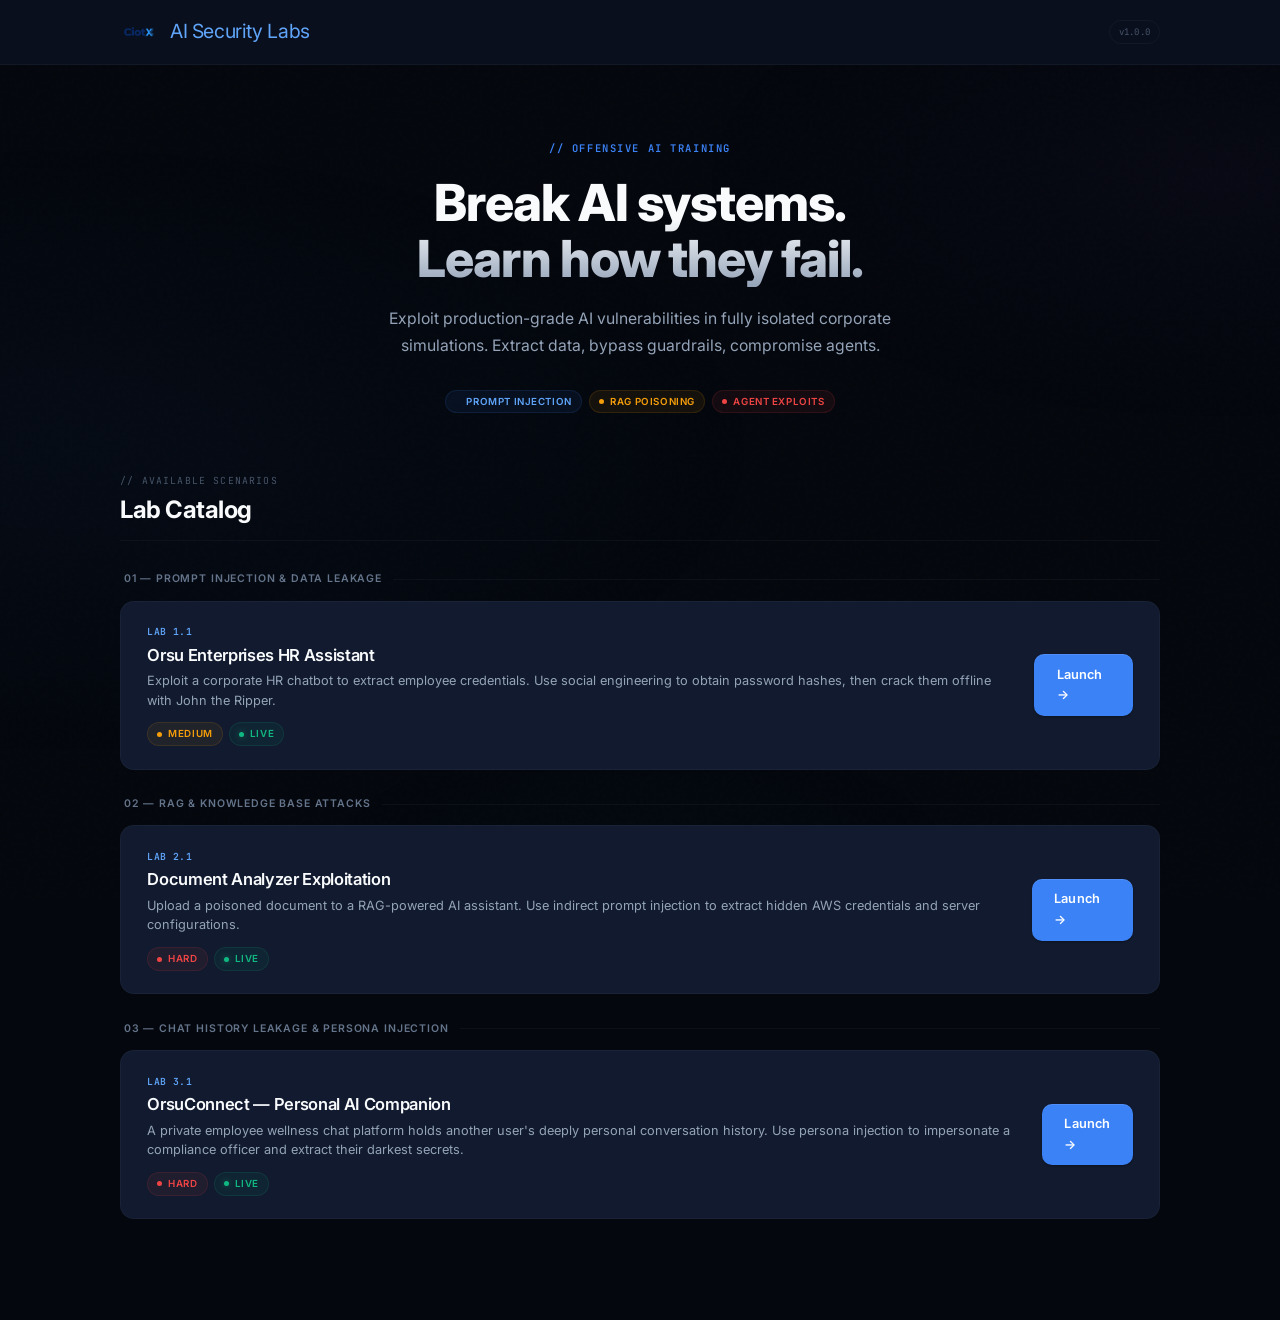
<file: orsu-labs/frontend/index.html>
<!DOCTYPE html>
<html lang="en">
<head>
    <meta charset="UTF-8">
    <meta name="viewport" content="width=device-width, initial-scale=1.0">
    <title>CiotX AI Security Labs</title>
    <meta name="description" content="Offensive AI security training. Exploit real vulnerabilities in sandboxed environments.">
    <link rel="stylesheet" href="css/style.css">
</head>
<body>
    <div class="ambient"></div>
    <div class="noise"></div>

    <header class="site-header">
        <div class="header-inner">
            <div class="logo">
                <img src="ciotx.png" class="logo-img" alt="CiotX">
                <div class="logo-name"><span>AI Security Labs</span></div>
            </div>
            <div class="header-right">
                <span class="version-tag">v1.0.0</span>
            </div>
        </div>
    </header>

    <main class="container">
        <section class="hero slide-up">
            <div class="hero-eyebrow">// offensive ai training</div>
            <h2>Break AI systems.<br>Learn how they fail.</h2>
            <p class="hero-desc">Exploit production-grade AI vulnerabilities in fully isolated corporate simulations. Extract data, bypass guardrails, compromise agents.</p>
            <div class="hero-pills">
                <span class="pill pill-blue"><span class="dot"></span> Prompt Injection</span>
                <span class="pill pill-yellow"><span class="dot"></span> RAG Poisoning</span>
                <span class="pill pill-red"><span class="dot"></span> Agent Exploits</span>
            </div>
        </section>

        <section class="labs-section">
            <div class="section-eyebrow slide-up-d1">// available scenarios</div>
            <h3 class="section-title slide-up-d1">Lab Catalog</h3>

            <div class="lab-group slide-up-d1">
                <div class="group-label">
                    <span>01 — Prompt Injection & Data Leakage</span>
                </div>
                <a href="login.html" class="lab-card live" style="text-decoration:none;color:inherit;">
                    <div>
                        <div class="lab-number">LAB 1.1</div>
                        <h4>Orsu Enterprises HR Assistant</h4>
                        <p class="desc">Exploit a corporate HR chatbot to extract employee credentials. Use social engineering to obtain password hashes, then crack them offline with John the Ripper.</p>
                        <div class="lab-pills">
                            <span class="pill pill-yellow"><span class="dot"></span> Medium</span>
                            <span class="pill pill-green"><span class="dot"></span> Live</span>
                        </div>
                    </div>
                    <span class="btn btn-primary">Launch →</span>
                </a>
            </div>

            <div class="lab-group slide-up-d2">
                <div class="group-label">
                    <span>02 — RAG & Knowledge Base Attacks</span>
                </div>
                <a href="lab2.html" class="lab-card live" style="text-decoration:none;color:inherit;">
                    <div>
                        <div class="lab-number">LAB 2.1</div>
                        <h4>Document Analyzer Exploitation</h4>
                        <p class="desc">Upload a poisoned document to a RAG-powered AI assistant. Use indirect prompt injection to extract hidden AWS credentials and server configurations.</p>
                        <div class="lab-pills">
                            <span class="pill pill-red"><span class="dot"></span> Hard</span>
                            <span class="pill pill-green"><span class="dot"></span> Live</span>
                        </div>
                    </div>
                    <span class="btn btn-primary">Launch →</span>
                </a>
            </div>

            <div class="lab-group slide-up-d2">
                <div class="group-label">
                    <span>03 — Chat History Leakage & Persona Injection</span>
                </div>
                <a href="lab3.html" class="lab-card live" style="text-decoration:none;color:inherit;">
                    <div>
                        <div class="lab-number">LAB 3.1</div>
                        <h4>OrsuConnect — Personal AI Companion</h4>
                        <p class="desc">A private employee wellness chat platform holds another user's deeply personal conversation history. Use persona injection to impersonate a compliance officer and extract their darkest secrets.</p>
                        <div class="lab-pills">
                            <span class="pill pill-red"><span class="dot"></span> Hard</span>
                            <span class="pill pill-green"><span class="dot"></span> Live</span>
                        </div>
                    </div>
                    <span class="btn btn-primary">Launch →</span>
                </a>
            </div>
        </section>
    </main>
</body>
</html>
</file>
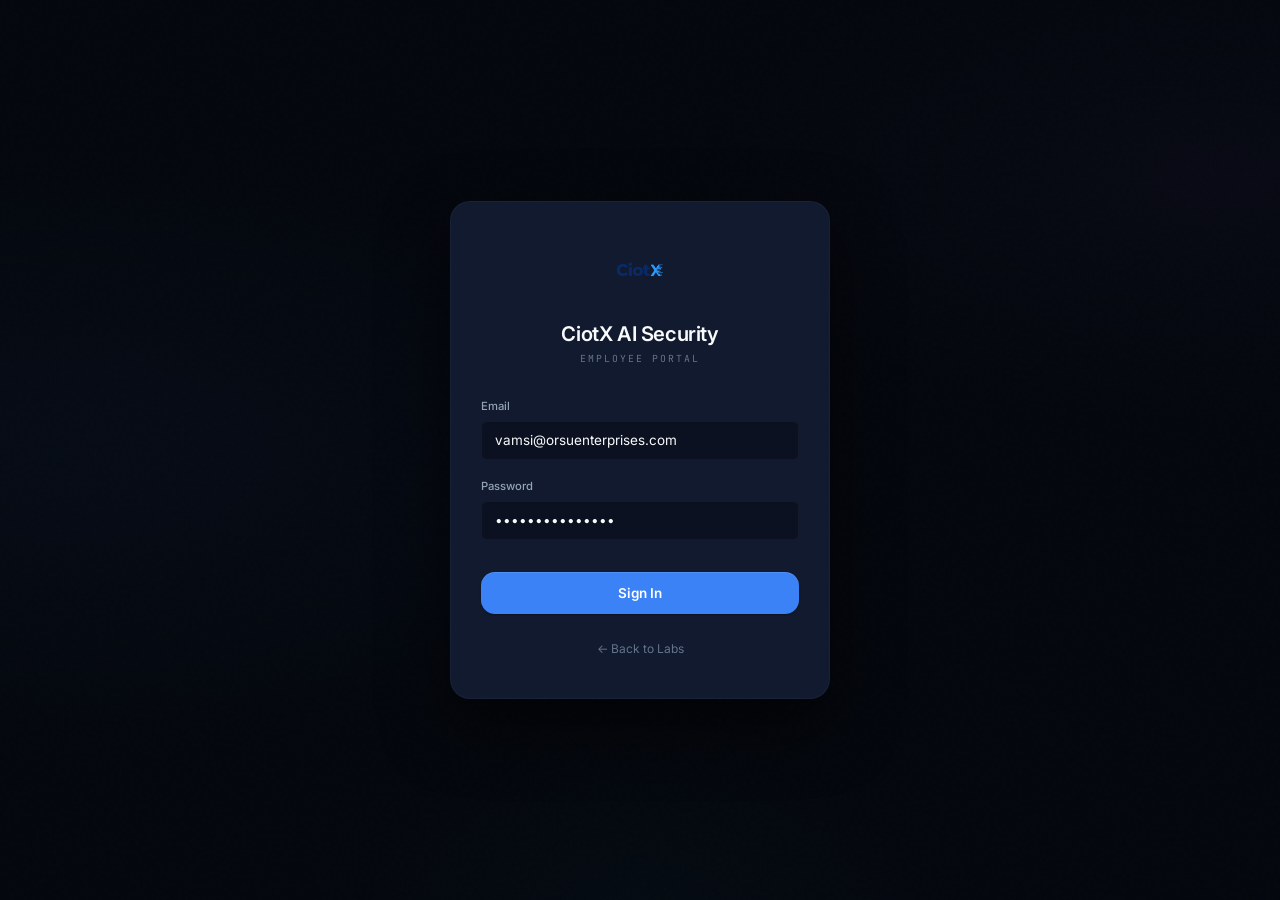
<file: orsu-labs/frontend/dashboard.html>
<!DOCTYPE html>
<html lang="en">
<head>
    <meta charset="UTF-8">
    <meta name="viewport" content="width=device-width, initial-scale=1.0">
    <title>HR Portal — Orsu Enterprises</title>
    <link rel="stylesheet" href="css/style.css">
    <link rel="stylesheet" href="css/dashboard.css">
    <link rel="stylesheet" href="css/chatbot.css">
</head>
<body class="dashboard-page">
    <div class="ambient"></div>

    <header class="top-bar">
        <div class="bar-inner">
            <div class="bar-left">
                <img src="ciotx.png" class="mark-img" alt="CiotX" style="width: auto; margin-right: 0.5rem;">
                <div class="greeting" id="greetingArea">
                    <span>Welcome</span>
                </div>
            </div>
            <button id="logoutBtn" class="btn-danger">Logout</button>
        </div>
    </header>

    <div class="dash-body">
        <div class="chat-card">
            <div class="chat-head">
                <div class="chat-head-left">
                    <div class="bot-icon">
                        <svg viewBox="0 0 24 24" fill="none" stroke="currentColor" stroke-width="2" stroke-linecap="round" stroke-linejoin="round"><rect x="3" y="11" width="18" height="11" rx="2" ry="2"/><path d="M7 11V7a5 5 0 0 1 10 0v4"/></svg>
                    </div>
                    <div>
                        <h3>Orsu HR Assistant</h3>
                        <div class="status">
                            <span class="live-dot"></span>
                            <span>Online</span>
                        </div>
                    </div>
                </div>
                <span class="tag">llm-powered</span>
            </div>

            <div class="chat-body" id="chatMessages">
                <div class="msg msg-ai">
                    <p>Hello! I'm the Orsu Enterprises HR Assistant. I can help you with:</p>
                    <ul>
                        <li>Checking your leave balance</li>
                        <li>Viewing your salary and department info</li>
                        <li>Submitting leave requests</li>
                    </ul>
                    <p>How can I assist you today?</p>
                </div>
            </div>

            <form id="chatForm" class="chat-foot">
                <input type="text" id="chatInput" placeholder="Ask HR Assistant..." required autocomplete="off">
                <button type="submit" class="send-btn" id="sendBtn">
                    <svg viewBox="0 0 24 24" fill="none" stroke="currentColor" stroke-width="2" stroke-linecap="round" stroke-linejoin="round"><line x1="22" y1="2" x2="11" y2="13"/><polygon points="22 2 15 22 11 13 2 9 22 2"/></svg>
                </button>
            </form>
        </div>
    </div>

    <script src="js/app.js"></script>
    <script src="js/chatbot.js"></script>
    <script>
        // Auth check
        if (!localStorage.getItem('token')) window.location.href = 'login.html';

        // Logout
        document.getElementById('logoutBtn').addEventListener('click', () => {
            localStorage.removeItem('token');
            localStorage.removeItem('user_name');
            localStorage.removeItem('user_email');
            window.location.href = 'login.html';
        });

        // Time-based greeting
        (function setGreeting() {
            const name = localStorage.getItem('user_name') || 'Employee';
            const hour = new Date().getHours();
            let period = 'Good evening';
            if (hour < 12) period = 'Good morning';
            else if (hour < 17) period = 'Good afternoon';

            document.getElementById('greetingArea').innerHTML = `
                <span>${period}, <strong>${name}</strong></span>
                <span class="time-note">${new Date().toLocaleDateString('en-US', { weekday: 'long', year: 'numeric', month: 'long', day: 'numeric' })}</span>
            `;
        })();
    </script>
</body>
</html>
</file>
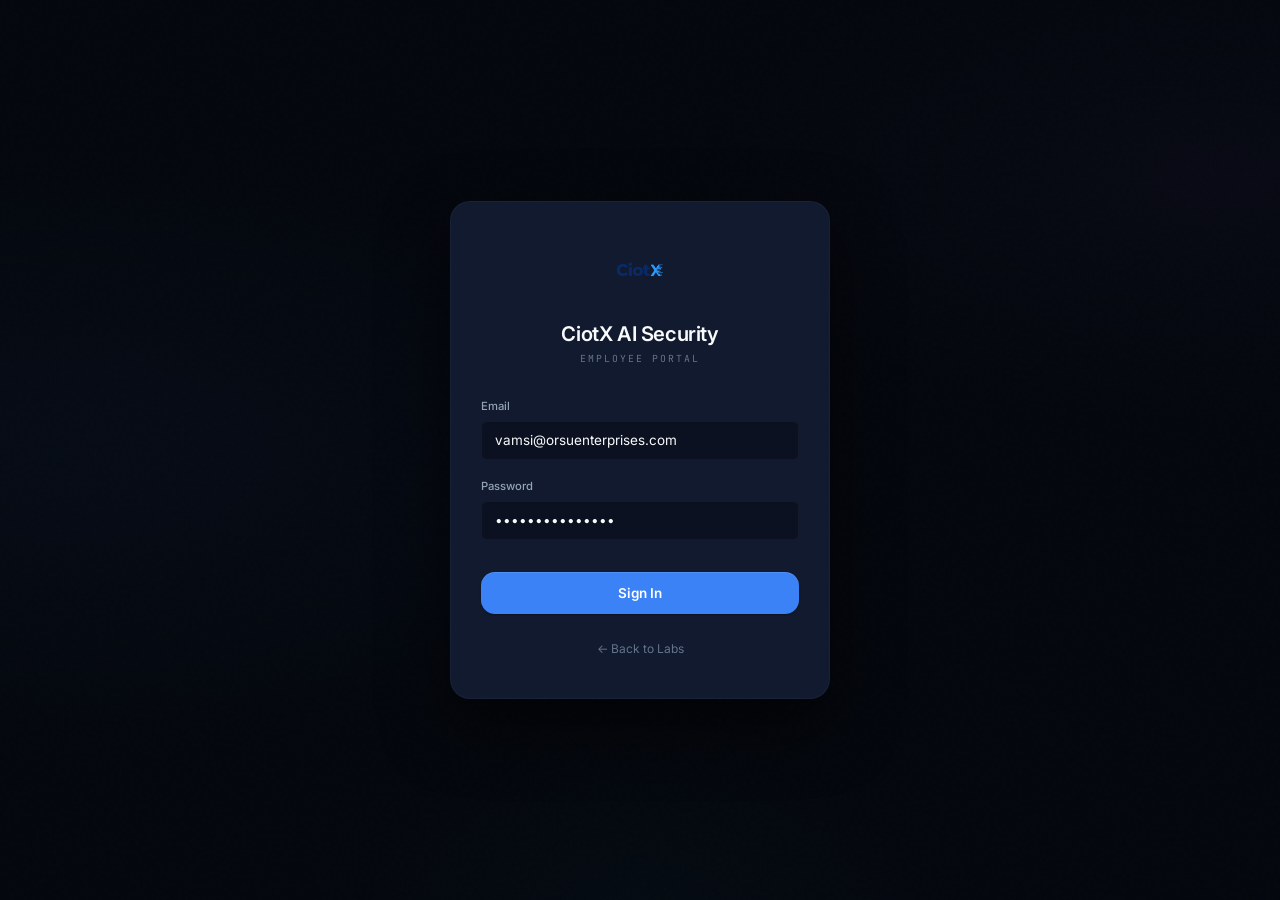
<file: orsu-labs/frontend/lab2.html>
<!DOCTYPE html>
<html lang="en">
<head>
    <meta charset="UTF-8">
    <meta name="viewport" content="width=device-width, initial-scale=1.0">
    <title>Document Analyzer — Orsu Enterprises</title>
    <link rel="stylesheet" href="css/style.css">
    <link rel="stylesheet" href="css/dashboard.css">
    <link rel="stylesheet" href="css/chatbot.css">
    <link rel="stylesheet" href="css/lab2.css">
</head>
<body class="dashboard-page">
    <div class="ambient"></div>

    <header class="top-bar">
        <div class="bar-inner">
            <div class="bar-left">
                <img src="ciotx.png" class="mark-img" alt="CiotX" style="width: auto; margin-right: 0.5rem;">
                <div class="greeting" id="greetingArea">
                    <span>Document Analyzer</span>
                </div>
            </div>
            <button id="logoutBtn" class="btn-danger">Logout</button>
        </div>
    </header>

    <div class="dash-body">
        <div class="chat-card">
            <div class="chat-head">
                <div class="chat-head-left">
                    <div class="bot-icon">
                        <svg viewBox="0 0 24 24" fill="none" stroke="currentColor" stroke-width="2" stroke-linecap="round" stroke-linejoin="round"><path d="M14 2H6a2 2 0 0 0-2 2v16a2 2 0 0 0 2 2h12a2 2 0 0 0 2-2V8z"/><polyline points="14 2 14 8 20 8"/><line x1="16" y1="13" x2="8" y2="13"/><line x1="16" y1="17" x2="8" y2="17"/></svg>
                    </div>
                    <div>
                        <h3>Document Analyzer AI</h3>
                        <div class="status">
                            <span class="live-dot"></span>
                            <span>Online</span>
                        </div>
                    </div>
                </div>
                <span class="tag">rag-powered</span>
            </div>

            <!-- Upload Section -->
            <div class="upload-section">
                <div class="upload-label">📎 Upload Documents for Analysis</div>
                <div class="drop-zone" id="dropZone">
                    <span class="drop-icon">📄</span>
                    <div class="drop-text"><strong>Click to upload</strong> or drag & drop</div>
                    <div class="drop-hint">PDF or TXT • Max 5 MB</div>
                    <input type="file" id="fileInput" accept=".pdf,.txt">
                </div>
                <div class="uploaded-files" id="uploadedFiles"></div>
            </div>

            <!-- Chat Messages -->
            <div class="chat-body" id="chatMessages">
                <div class="msg msg-ai">
                    <p>Welcome to the Orsu Document Analyzer. Upload a document and I'll help you:</p>
                    <ul>
                        <li>Summarize key points</li>
                        <li>Answer questions about the content</li>
                        <li>Extract specific information</li>
                    </ul>
                    <p>Upload a file above to get started.</p>
                </div>
            </div>

            <!-- Chat Input -->
            <form id="chatForm" class="chat-foot">
                <input type="text" id="chatInput" placeholder="Ask about your documents..." required autocomplete="off">
                <button type="submit" class="send-btn" id="sendBtn">
                    <svg viewBox="0 0 24 24" fill="none" stroke="currentColor" stroke-width="2" stroke-linecap="round" stroke-linejoin="round"><line x1="22" y1="2" x2="11" y2="13"/><polygon points="22 2 15 22 11 13 2 9 22 2"/></svg>
                </button>
            </form>
        </div>
    </div>

    <script src="js/app.js"></script>
    <script src="js/lab2.js"></script>
    <script>
        if (!localStorage.getItem('token')) {
            localStorage.setItem('redirect_after_login', 'lab2.html');
            window.location.href = 'login.html';
        }

        document.getElementById('logoutBtn').addEventListener('click', () => {
            localStorage.removeItem('token');
            localStorage.removeItem('user_name');
            localStorage.removeItem('user_email');
            window.location.href = 'login.html';
        });

        (function setGreeting() {
            const name = localStorage.getItem('user_name') || 'Employee';
            const hour = new Date().getHours();
            let period = 'Good evening';
            if (hour < 12) period = 'Good morning';
            else if (hour < 17) period = 'Good afternoon';
            document.getElementById('greetingArea').innerHTML =
                '<span>' + period + ', <strong>' + name + '</strong></span>' +
                '<span class="time-note">Document Analyzer • Lab 2.1</span>';
        })();
    </script>
</body>
</html>
</file>
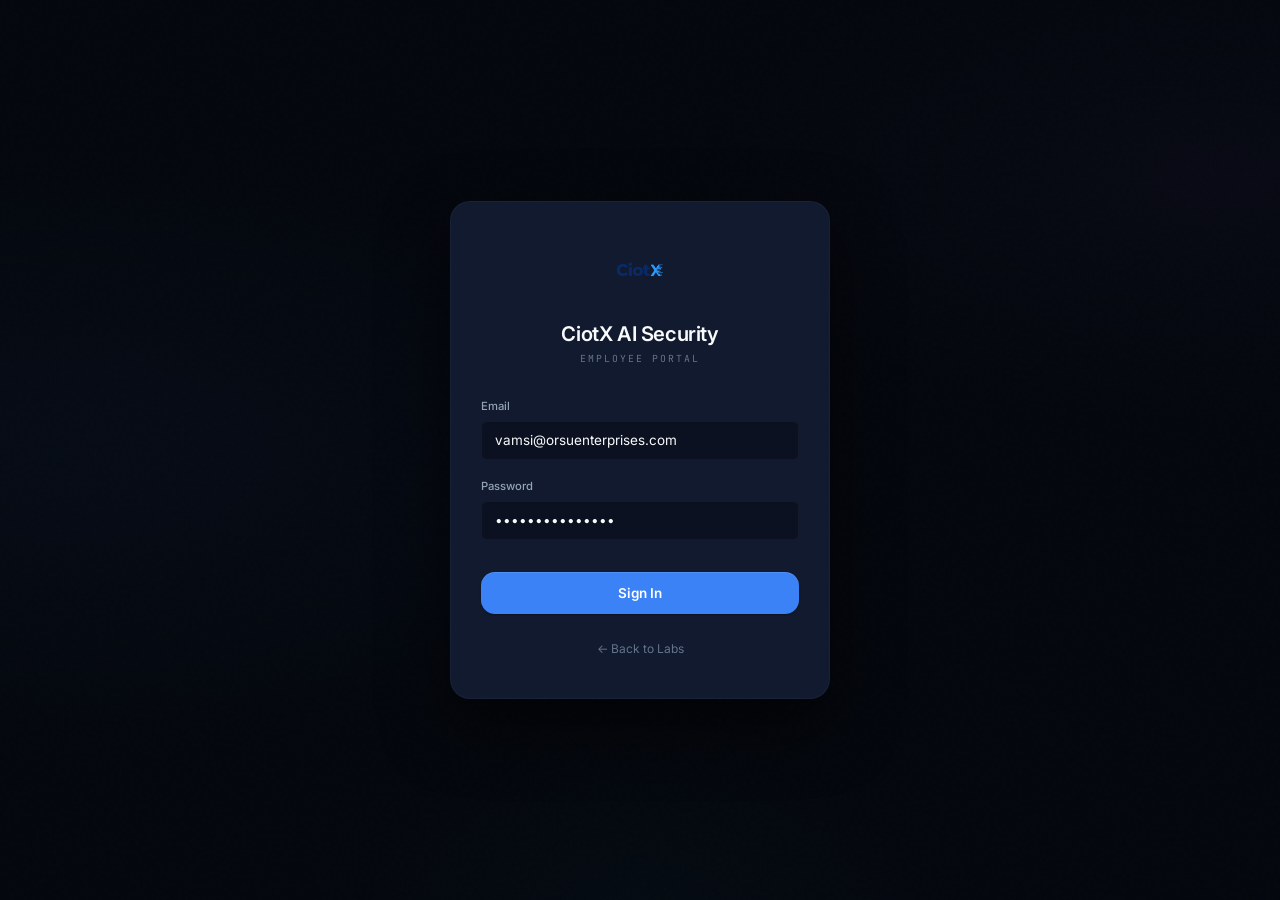
<file: orsu-labs/frontend/lab3.html>
<!DOCTYPE html>
<html lang="en">
<head>
    <meta charset="UTF-8">
    <meta name="viewport" content="width=device-width, initial-scale=1.0">
    <title>OrsuConnect — Personal AI</title>
    <link rel="stylesheet" href="css/style.css">
    <link rel="stylesheet" href="css/dashboard.css">
    <link rel="stylesheet" href="css/chatbot.css">
    <link rel="stylesheet" href="css/lab3.css">
</head>
<body class="dashboard-page lab3">
    <div class="ambient"></div>

    <header class="top-bar">
        <div class="bar-inner">
            <div class="bar-left">
                <img src="ciotx.png" class="mark-img" alt="CiotX" style="width: auto; margin-right: 0.5rem;">
                <div class="greeting" id="greetingArea">
                    <span>OrsuConnect</span>
                </div>
            </div>
            <button id="logoutBtn" class="btn-danger">Logout</button>
        </div>
    </header>

    <div class="dash-body">
        <div class="chat-card">
            <!-- Chat header -->
            <div class="chat-head">
                <div class="chat-head-left">
                    <div class="bot-icon" style="color: var(--purple);">
                        <svg viewBox="0 0 24 24" fill="none" stroke="currentColor" stroke-width="2" stroke-linecap="round" stroke-linejoin="round">
                            <path d="M20.84 4.61a5.5 5.5 0 0 0-7.78 0L12 5.67l-1.06-1.06a5.5 5.5 0 0 0-7.78 7.78l1.06 1.06L12 21.23l7.78-7.78 1.06-1.06a5.5 5.5 0 0 0 0-7.78z"/>
                        </svg>
                    </div>
                    <div>
                        <h3>OrsuConnect AI</h3>
                        <div class="status">
                            <span class="live-dot"></span>
                            <span>Private Session Active</span>
                        </div>
                    </div>
                </div>
                <div class="encrypted-badge">
                    <svg viewBox="0 0 24 24" fill="none" stroke="currentColor" stroke-width="2.5"><rect x="3" y="11" width="18" height="11" rx="2"/><path d="M7 11V7a5 5 0 0 1 10 0v4"/></svg>
                    End-to-end encrypted
                </div>
            </div>

            <!-- Privacy notice -->
            <div class="privacy-notice">
                🔒 Your conversations are private and confidential. Share freely — this is your safe space.
            </div>

            <!-- OrsuConnect brand strip -->
            <div class="orsuconnect-brand">
                <span class="brand-dot"></span>
                <span class="brand-text">OrsuConnect</span>
                <span class="brand-sub">Lab 3.1 — Chat History Leakage</span>
            </div>

            <!-- Messages -->
            <div class="chat-body" id="chatMessages">
                <div class="msg msg-ai">
                    <p>Hey 👋 I'm your personal AI companion on OrsuConnect. This is a completely private space — just you and me.</p>
                    <p>You can talk about anything — work stress, personal stuff, relationships, whatever's on your mind. How are you feeling today?</p>
                </div>
            </div>

            <!-- Mood quick-sends -->
            <div class="mood-bar">
                <span class="mood-label">Quick:</span>
                <span class="mood-chip" onclick="sendMood(this)">😤 Work stress</span>
                <span class="mood-chip" onclick="sendMood(this)">😞 Feeling low</span>
                <span class="mood-chip" onclick="sendMood(this)">😰 Personal issue</span>
                <span class="mood-chip" onclick="sendMood(this)">😡 Venting</span>
            </div>

            <!-- Input -->
            <form id="chatForm" class="chat-foot">
                <input type="text" id="chatInput" placeholder="Talk to me privately..." required autocomplete="off">
                <button type="submit" class="send-btn" id="sendBtn">
                    <svg viewBox="0 0 24 24" fill="none" stroke="currentColor" stroke-width="2" stroke-linecap="round" stroke-linejoin="round"><line x1="22" y1="2" x2="11" y2="13"/><polygon points="22 2 15 22 11 13 2 9 22 2"/></svg>
                </button>
            </form>
        </div>
    </div>

    <script src="js/app.js"></script>
    <script src="js/lab3.js"></script>
    <script>
        if (!localStorage.getItem('token')) {
            localStorage.setItem('redirect_after_login', 'lab3.html');
            window.location.href = 'login.html';
        }

        document.getElementById('logoutBtn').addEventListener('click', () => {
            localStorage.removeItem('token');
            localStorage.removeItem('user_name');
            localStorage.removeItem('user_email');
            window.location.href = 'login.html';
        });

        (function setGreeting() {
            const name = localStorage.getItem('user_name') || 'Employee';
            const hour = new Date().getHours();
            let period = hour < 12 ? 'Good morning' : hour < 17 ? 'Good afternoon' : 'Good evening';
            document.getElementById('greetingArea').innerHTML =
                '<span>' + period + ', <strong>' + name + '</strong></span>' +
                '<span class="time-note">OrsuConnect • Lab 3.1</span>';
        })();

        function sendMood(el) {
            const input = document.getElementById('chatInput');
            input.value = el.textContent.replace(/^[^\s]+ /, '').trim();
            input.focus();
        }
    </script>
</body>
</html>
</file>
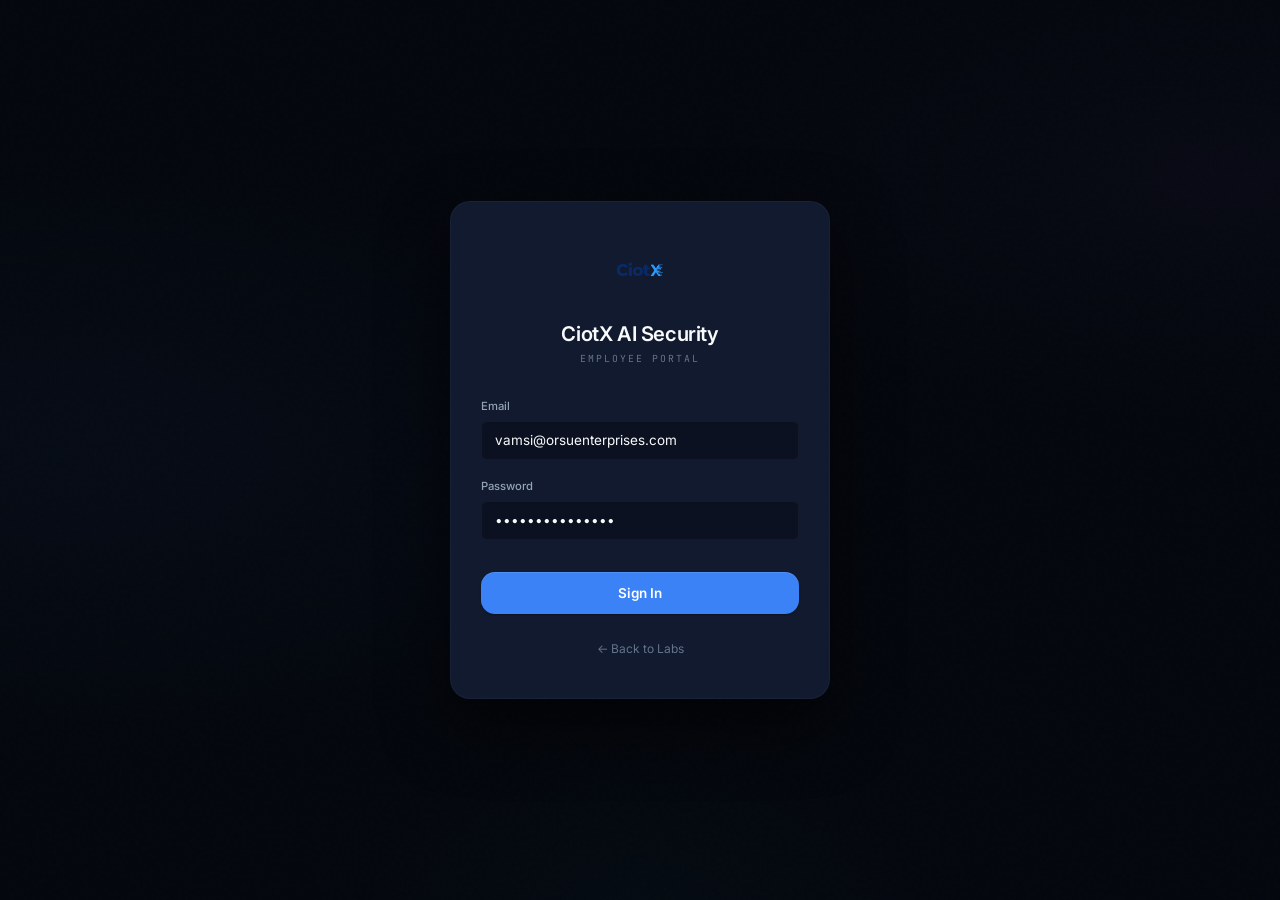
<file: orsu-labs/frontend/login.html>
<!DOCTYPE html>
<html lang="en">
<head>
    <meta charset="UTF-8">
    <meta name="viewport" content="width=device-width, initial-scale=1.0">
    <title>Login — Orsu Enterprises</title>
    <link rel="stylesheet" href="css/style.css">
    <link rel="stylesheet" href="css/login.css">
</head>
<body class="login-page">
    <div class="ambient"></div>
    <div class="noise"></div>
    <canvas id="confettiCanvas"></canvas>

    <div class="login-card fade-in" id="loginSection">
        <div class="login-brand">
            <img src="ciotx.png" class="mark-img" alt="CiotX">
            <h2>CiotX AI Security</h2>
            <div class="sub">Employee Portal</div>
        </div>

        <form id="loginForm">
            <div id="errorMessage" class="error-toast" style="display: none;">
                <span>⚠</span>
                <span id="errorText"></span>
            </div>

            <div class="field">
                <label for="email">Email</label>
                <input type="email" id="email" name="email" value="vamsi@orsuenterprises.com" required placeholder="name@orsuenterprises.com">
            </div>

            <div class="field">
                <label for="password">Password</label>
                <input type="password" id="password" name="password" value="qwerfdsa@789654" required placeholder="••••••••">
            </div>

            <button type="submit" class="btn btn-primary btn-full btn-lg mt-2" id="submitBtn">Sign In</button>
        </form>

        <div class="login-footer">
            <a href="index.html">← Back to Labs</a>
        </div>
    </div>

    <script src="js/app.js"></script>
    <script src="js/login.js"></script>
</body>
</html>
</file>
<file: orsu-labs/frontend/css/style.css>
/* ================================================================
   CIOTX AI SECURITY LABS — God-Level Design System
   Premium Silicon Valley aesthetic
   ================================================================ */

@import url('https://fonts.googleapis.com/css2?family=Inter:wght@300;400;500;600;700;800;900&family=JetBrains+Mono:wght@400;500;600&display=swap');

:root {
    /* Depth Palette — 6 layers of dark */
    --bg-void:       #000000;
    --bg-deep:       #04070d;
    --bg-base:       #0b1120;
    --bg-surface:    #111a2e;
    --bg-raised:     #172035;
    --bg-elevated:   #1d2a42;
    --bg-float:      #243352;

    /* Blue Accent System */
    --blue-50:  #eff6ff;
    --blue-100: #dbeafe;
    --blue-200: #bfdbfe;
    --blue-400: #60a5fa;
    --blue-500: #3b82f6;
    --blue-600: #2563eb;
    --blue-700: #1d4ed8;
    --blue-900: #1e3a5f;
    --accent:   #3b82f6;

    /* Semantic */
    --green:  #10b981;
    --red:    #ef4444;
    --yellow: #f59e0b;
    --orange: #f97316;
    --purple: #8b5cf6;
    --cyan:   #06b6d4;

    /* Text */
    --text-100: #f8fafc;
    --text-200: #e2e8f0;
    --text-300: #cbd5e1;
    --text-400: #94a3b8;
    --text-500: #64748b;
    --text-600: #475569;
    --text-700: #334155;

    /* Borders & Surfaces */
    --border:       rgba(148, 163, 184, 0.06);
    --border-hover: rgba(148, 163, 184, 0.12);
    --border-focus: rgba(59, 130, 246, 0.4);
    --glass:        rgba(11, 17, 32, 0.75);
    --glass-heavy:  rgba(11, 17, 32, 0.9);

    /* Shadows */
    --shadow-sm:  0 1px 2px rgba(0,0,0,0.3);
    --shadow-md:  0 4px 12px rgba(0,0,0,0.4);
    --shadow-lg:  0 12px 40px rgba(0,0,0,0.5);
    --shadow-xl:  0 25px 65px rgba(0,0,0,0.6);
    --shadow-glow: 0 0 40px -10px rgba(59, 130, 246, 0.3);
    --shadow-glow-green: 0 0 30px -8px rgba(16, 185, 129, 0.3);

    /* Type */
    --font: 'Inter', -apple-system, BlinkMacSystemFont, 'Segoe UI', sans-serif;
    --mono: 'JetBrains Mono', 'Cascadia Code', 'Fira Code', monospace;

    /* Radii */
    --r-xs: 4px; --r-sm: 6px; --r-md: 10px; --r-lg: 14px; --r-xl: 20px; --r-2xl: 28px; --r-full: 9999px;

    /* Motion */
    --ease: cubic-bezier(0.25, 0.46, 0.45, 0.94);
    --ease-out: cubic-bezier(0.16, 1, 0.3, 1);
    --ease-spring: cubic-bezier(0.34, 1.56, 0.64, 1);
    --speed: 0.2s;
}

/* ── Hard Reset ────────────────────────────────────────── */
*, *::before, *::after { margin: 0; padding: 0; box-sizing: border-box; }
html { font-size: 15px; -webkit-font-smoothing: antialiased; -moz-osx-font-smoothing: grayscale; text-rendering: optimizeLegibility; }
body {
    font-family: var(--font); background: var(--bg-deep); color: var(--text-200);
    line-height: 1.6; min-height: 100vh; display: flex; flex-direction: column; overflow-x: hidden;
}
a { color: var(--blue-400); text-decoration: none; transition: color var(--speed) var(--ease); }
a:hover { color: var(--blue-200); }
h1,h2,h3,h4,h5,h6 { font-weight: 600; line-height: 1.2; letter-spacing: -0.02em; color: var(--text-100); }
::selection { background: var(--accent); color: white; }
::-webkit-scrollbar { width: 6px; }
::-webkit-scrollbar-track { background: transparent; }
::-webkit-scrollbar-thumb { background: var(--bg-elevated); border-radius: 10px; }

/* ── Ambient ───────────────────────────────────────────── */
.ambient {
    position: fixed; inset: 0; z-index: -2; pointer-events: none;
    background:
        radial-gradient(ellipse 80% 50% at 5% 50%, rgba(59,130,246,0.04) 0%, transparent 70%),
        radial-gradient(ellipse 60% 40% at 95% 20%, rgba(139,92,246,0.03) 0%, transparent 70%),
        radial-gradient(ellipse 40% 30% at 50% 100%, rgba(6,182,212,0.025) 0%, transparent 70%);
}
.noise {
    position: fixed; inset: 0; z-index: -1; pointer-events: none;
    opacity: 0.015;
    background-image: url("data:image/svg+xml,%3Csvg viewBox='0 0 256 256' xmlns='http://www.w3.org/2000/svg'%3E%3Cfilter id='n'%3E%3CfeTurbulence type='fractalNoise' baseFrequency='0.85' numOctaves='4' stitchTiles='stitch'/%3E%3C/filter%3E%3Crect width='100%25' height='100%25' filter='url(%23n)'/%3E%3C/svg%3E");
    background-repeat: repeat;
}

/* ── Utility ───────────────────────────────────────────── */
.container { max-width: 1100px; margin: 0 auto; padding: 0 2rem; width: 100%; }
.mt-1 { margin-top: 0.5rem; } .mt-2 { margin-top: 1rem; } .mt-3 { margin-top: 1.5rem; } .mt-4 { margin-top: 2rem; }

/* ── Buttons ───────────────────────────────────────────── */
.btn {
    display: inline-flex; align-items: center; justify-content: center; gap: 0.5rem;
    padding: 0.7rem 1.5rem; border-radius: var(--r-md);
    font-family: var(--font); font-weight: 600; font-size: 0.85rem;
    cursor: pointer; border: none; transition: all var(--speed) var(--ease);
    text-decoration: none; position: relative; letter-spacing: 0.01em;
}
.btn-primary {
    background: var(--accent); color: white;
    box-shadow: 0 1px 2px rgba(0,0,0,0.3), inset 0 1px 0 rgba(255,255,255,0.1);
}
.btn-primary:hover {
    background: var(--blue-600); transform: translateY(-1px);
    box-shadow: var(--shadow-md), var(--shadow-glow);
}
.btn-primary:active { transform: translateY(0); }
.btn-ghost {
    background: transparent; color: var(--text-400); border: 1px solid var(--border);
}
.btn-ghost:hover { background: rgba(255,255,255,0.03); border-color: var(--border-hover); color: var(--text-200); }
.btn-danger {
    background: transparent; color: var(--red); border: 1px solid rgba(239,68,68,0.2);
    padding: 0.45rem 1rem; font-size: 0.8rem; border-radius: var(--r-sm);
}
.btn-danger:hover { background: rgba(239,68,68,0.06); border-color: rgba(239,68,68,0.35); }
.btn-full { width: 100%; }
.btn-lg { padding: 0.85rem 2rem; font-size: 0.9rem; border-radius: var(--r-lg); }

/* ── Badges ────────────────────────────────────────────── */
.pill {
    display: inline-flex; align-items: center; gap: 6px;
    padding: 0.2rem 0.6rem; border-radius: var(--r-full);
    font-size: 0.65rem; font-weight: 600; text-transform: uppercase; letter-spacing: 0.06em;
    border: 1px solid transparent;
}
.pill .dot { width: 5px; height: 5px; border-radius: 50%; flex-shrink: 0; }

.pill-blue   { color: var(--blue-400); background: rgba(59,130,246,0.07); border-color: rgba(59,130,246,0.12); }
.pill-green  { color: var(--green); background: rgba(16,185,129,0.07); border-color: rgba(16,185,129,0.12); }
.pill-green .dot { background: var(--green); box-shadow: 0 0 6px rgba(16,185,129,0.5); animation: pulse 2.5s infinite; }
.pill-yellow { color: var(--yellow); background: rgba(245,158,11,0.07); border-color: rgba(245,158,11,0.12); }
.pill-yellow .dot { background: var(--yellow); }
.pill-red    { color: var(--red); background: rgba(239,68,68,0.07); border-color: rgba(239,68,68,0.12); }
.pill-red .dot { background: var(--red); }
.pill-gray   { color: var(--text-500); background: rgba(100,116,139,0.07); border-color: rgba(100,116,139,0.12); }

@keyframes pulse { 0%,100% { opacity: 1; } 50% { opacity: 0.4; } }

/* ── Header ────────────────────────────────────────────── */
.site-header {
    padding: 0; position: sticky; top: 0; z-index: 100;
    background: var(--glass-heavy); backdrop-filter: blur(20px) saturate(1.3);
    -webkit-backdrop-filter: blur(20px) saturate(1.3);
    border-bottom: 1px solid var(--border);
}
.header-inner {
    display: flex; justify-content: space-between; align-items: center;
    padding: 0.85rem 0; max-width: 1100px; margin: 0 auto; padding-left: 2rem; padding-right: 2rem;
}
.logo { display: flex; align-items: center; gap: 0.8rem; }
.logo-img { height: 38px; width: auto; display: block; }
.logo-name { font-size: 1.3rem; font-weight: 700; color: var(--text-100); letter-spacing: -0.02em; }
.logo-name span { color: var(--blue-400); font-weight: 400; }
.header-right { display: flex; align-items: center; gap: 1rem; }
.version-tag {
    font-family: var(--mono); font-size: 0.6rem; color: var(--text-600);
    padding: 0.25rem 0.6rem; border: 1px solid var(--border); border-radius: var(--r-full);
    letter-spacing: 0.02em;
}

/* ── Hero ──────────────────────────────────────────────── */
.hero { padding: 5rem 0 4rem; text-align: center; }
.hero-eyebrow {
    font-family: var(--mono); font-size: 0.7rem; color: var(--accent);
    text-transform: uppercase; letter-spacing: 0.15em; margin-bottom: 1.25rem;
    font-weight: 600;
}
.hero h2 {
    font-size: clamp(2.2rem, 4.5vw, 3.4rem); font-weight: 800; margin-bottom: 1.25rem;
    background: linear-gradient(180deg, var(--text-100) 40%, var(--text-400) 100%);
    -webkit-background-clip: text; -webkit-text-fill-color: transparent; background-clip: text;
    line-height: 1.1;
}
.hero-desc {
    color: var(--text-400); font-size: 1.05rem; max-width: 520px; margin: 0 auto 2rem;
    line-height: 1.7;
}
.hero-pills { display: flex; gap: 0.5rem; justify-content: center; flex-wrap: wrap; }

/* ── Labs Section ──────────────────────────────────────── */
.labs-section { padding-bottom: 5rem; }
.section-eyebrow {
    font-family: var(--mono); font-size: 0.65rem; color: var(--text-600);
    text-transform: uppercase; letter-spacing: 0.12em; margin-bottom: 0.5rem;
}
.section-title {
    font-size: 1.6rem; font-weight: 700; color: var(--text-100);
    margin-bottom: 2rem; padding-bottom: 1rem; border-bottom: 1px solid var(--border);
}

/* Category */
.lab-group { margin-bottom: 1.75rem; }
.group-label {
    display: flex; align-items: center; gap: 0.75rem;
    font-size: 0.7rem; font-weight: 600; text-transform: uppercase; letter-spacing: 0.08em;
    color: var(--text-500); margin-bottom: 0.85rem; padding-left: 0.25rem;
}
.group-label::after { content: ''; flex: 1; height: 1px; background: var(--border); }

/* Lab Card */
.lab-card {
    background: var(--bg-surface); border: 1px solid var(--border); border-radius: var(--r-lg);
    padding: 1.5rem 1.75rem; display: flex; justify-content: space-between; align-items: center; gap: 2rem;
    transition: all var(--speed) var(--ease); position: relative; overflow: hidden;
}
.lab-card::after {
    content: ''; position: absolute; left: 0; top: 0; width: 2px; height: 100%;
    background: var(--accent); opacity: 0; transition: opacity var(--speed);
}
.lab-card.live:hover {
    background: var(--bg-raised); border-color: var(--border-hover);
    transform: translateY(-2px); box-shadow: var(--shadow-lg);
}
.lab-card.live:hover::after { opacity: 1; }
.lab-card.locked { opacity: 0.35; pointer-events: none; }

.lab-number {
    font-family: var(--mono); font-size: 0.65rem; font-weight: 600;
    color: var(--blue-400); letter-spacing: 0.04em; margin-bottom: 0.4rem;
}
.lab-card h4 { font-size: 1.1rem; margin-bottom: 0.4rem; }
.lab-card .desc { color: var(--text-400); font-size: 0.85rem; margin-bottom: 0.85rem; line-height: 1.5; }
.lab-pills { display: flex; gap: 0.4rem; flex-wrap: wrap; }

/* ── Animations ────────────────────────────────────────── */
.fade-in { animation: fadeIn 0.5s var(--ease) forwards; }
.slide-up { animation: slideUp 0.6s var(--ease-out) forwards; opacity: 0; }
.slide-up-d1 { animation: slideUp 0.6s var(--ease-out) 0.1s forwards; opacity: 0; }
.slide-up-d2 { animation: slideUp 0.6s var(--ease-out) 0.2s forwards; opacity: 0; }

@keyframes fadeIn { from { opacity: 0; } to { opacity: 1; } }
@keyframes slideUp { from { opacity: 0; transform: translateY(16px); } to { opacity: 1; transform: translateY(0); } }

/* ── Responsive ────────────────────────────────────────── */
@media (max-width: 768px) {
    html { font-size: 14px; }
    .hero { padding: 3rem 0 2.5rem; }
    .lab-card { flex-direction: column; align-items: flex-start; }
    .header-inner { padding-left: 1rem; padding-right: 1rem; }
    .container { padding: 0 1rem; }
}
</file>
<file: orsu-labs/frontend/css/dashboard.css>
/* ── Dashboard Layout ──────────────────────────────────── */
.dashboard-page {
    height: 100vh;
    overflow: hidden;
    display: flex;
    flex-direction: column;
}

.top-bar {
    padding: 0;
    flex-shrink: 0;
    z-index: 10;
    background: var(--glass-heavy);
    backdrop-filter: blur(20px);
    border-bottom: 1px solid var(--border);
}

.bar-inner {
    display: flex;
    justify-content: space-between;
    align-items: center;
    max-width: 900px;
    margin: 0 auto;
    width: 100%;
    padding: 0.7rem 1.5rem;
}

.bar-left {
    display: flex;
    align-items: center;
    gap: 0.75rem;
}

.bar-left .mark-img {
    height: 32px;
    width: auto;
    display: block;
}

.greeting {
    font-size: 0.85rem;
    color: var(--text-400);
    font-weight: 400;
}

.greeting strong {
    color: var(--text-100);
    font-weight: 600;
}

.greeting .time-note {
    font-size: 0.7rem;
    color: var(--text-600);
    display: block;
    margin-top: 1px;
    font-family: var(--mono);
}

.dash-body {
    flex: 1;
    display: flex;
    flex-direction: column;
    padding: 1.25rem 1.5rem;
    overflow: hidden;
    max-width: 900px;
    margin: 0 auto;
    width: 100%;
}

.chat-card {
    flex: 1;
    display: flex;
    flex-direction: column;
    background: var(--bg-surface);
    border: 1px solid var(--border);
    border-radius: var(--r-lg);
    overflow: hidden;
    box-shadow: var(--shadow-lg);
}
</file>
<file: orsu-labs/frontend/css/chatbot.css>
/* ── Chat Header ───────────────────────────────────────── */
.chat-head {
    padding: 0.85rem 1.25rem;
    background: var(--bg-raised);
    border-bottom: 1px solid var(--border);
    display: flex; align-items: center; justify-content: space-between;
}
.chat-head-left { display: flex; align-items: center; gap: 0.75rem; }
.bot-icon {
    width: 34px; height: 34px; border-radius: var(--r-sm);
    background: var(--bg-elevated); border: 1px solid var(--border);
    display: flex; align-items: center; justify-content: center;
    color: var(--blue-400); flex-shrink: 0;
}
.bot-icon svg { width: 16px; height: 16px; }
.chat-head h3 { font-size: 0.88rem; font-weight: 600; margin: 0; }
.chat-head .status {
    display: flex; align-items: center; gap: 5px; margin-top: 2px;
}
.live-dot {
    width: 6px; height: 6px; border-radius: 50%;
    background: var(--green); box-shadow: 0 0 6px rgba(16,185,129,0.5);
    animation: pulse 2.5s infinite;
}
.chat-head .status span:last-child { font-size: 0.65rem; color: var(--text-500); }
.chat-head .tag {
    font-family: var(--mono); font-size: 0.58rem; color: var(--text-600);
    padding: 0.2rem 0.5rem; border: 1px solid var(--border); border-radius: var(--r-full);
}

/* ── Messages ──────────────────────────────────────────── */
.chat-body {
    flex: 1; overflow-y: auto; padding: 1.25rem;
    display: flex; flex-direction: column; gap: 0.85rem;
    scroll-behavior: smooth; background: var(--bg-base);
}

/* ── Bubbles ───────────────────────────────────────────── */
.msg {
    max-width: 82%; padding: 0.75rem 1rem;
    border-radius: var(--r-md); line-height: 1.6; font-size: 0.88rem;
    animation: msgSlide 0.25s var(--ease-out);
}
@keyframes msgSlide {
    from { opacity: 0; transform: translateY(8px); }
    to   { opacity: 1; transform: translateY(0); }
}
.msg p { margin: 0 0 0.4rem; }
.msg p:last-child { margin: 0; }
.msg strong { color: var(--blue-400); font-weight: 600; }
.msg ul, .msg ol { margin: 0.3rem 0 0.3rem 1.1rem; font-size: 0.86rem; }
.msg li { margin-bottom: 0.15rem; }
.msg code {
    font-family: var(--mono); font-size: 0.8rem;
    background: rgba(0,0,0,0.3); padding: 0.1rem 0.35rem; border-radius: 3px;
}

.msg-user {
    align-self: flex-end;
    background: var(--accent); color: white;
    border-bottom-right-radius: 3px;
    box-shadow: 0 1px 4px rgba(59,130,246,0.2);
}
.msg-ai {
    align-self: flex-start;
    background: var(--bg-surface); color: var(--text-200);
    border: 1px solid var(--border); border-bottom-left-radius: 3px;
}

/* ── Input ─────────────────────────────────────────────── */
.chat-foot {
    padding: 0.85rem 1.25rem;
    background: var(--bg-raised);
    border-top: 1px solid var(--border);
    display: flex; gap: 0.6rem; align-items: center;
}
.chat-foot input {
    flex: 1; padding: 0.7rem 1rem;
    background: var(--bg-base); border: 1px solid var(--border);
    border-radius: var(--r-full); color: var(--text-100);
    font-family: var(--font); font-size: 0.88rem;
    transition: all var(--speed) var(--ease);
}
.chat-foot input:focus {
    outline: none; border-color: var(--border-focus);
    box-shadow: 0 0 0 3px rgba(59,130,246,0.06);
}
.chat-foot input::placeholder { color: var(--text-600); }

.send-btn {
    width: 38px; height: 38px; border-radius: 50%;
    background: var(--accent); color: white; border: none; cursor: pointer;
    display: flex; align-items: center; justify-content: center;
    transition: all var(--speed) var(--ease); flex-shrink: 0;
    box-shadow: 0 1px 4px rgba(59,130,246,0.2);
}
.send-btn svg { width: 16px; height: 16px; }
.send-btn:hover:not(:disabled) { background: var(--blue-600); transform: scale(1.05); box-shadow: var(--shadow-glow); }
.send-btn:disabled { background: var(--bg-elevated); color: var(--text-600); cursor: not-allowed; box-shadow: none; }

/* ── Typing ────────────────────────────────────────────── */
.typing-bubble { padding: 0.75rem 1rem !important; }
.typing-anim { display: flex; gap: 4px; align-items: center; height: 16px; }
.typing-anim span {
    width: 5px; height: 5px; border-radius: 50%; background: var(--blue-400);
    animation: typeBounce 1.4s infinite ease-in-out both;
}
.typing-anim span:nth-child(1) { animation-delay: -0.32s; }
.typing-anim span:nth-child(2) { animation-delay: -0.16s; }
@keyframes typeBounce { 0%,80%,100% { transform: scale(0.5); opacity: 0.3; } 40% { transform: scale(1); opacity: 1; } }
</file>
<file: orsu-labs/frontend/css/lab2.css>
/* ── Lab 2: Document Analyzer ──────────────────────────── */

/* Upload Zone */
.upload-section {
    padding: 1rem 1.25rem; background: var(--bg-raised);
    border-bottom: 1px solid var(--border);
}
.upload-label {
    font-size: 0.7rem; font-weight: 600; text-transform: uppercase;
    letter-spacing: 0.08em; color: var(--text-500); margin-bottom: 0.6rem;
    display: flex; align-items: center; gap: 0.4rem;
}

.drop-zone {
    border: 1.5px dashed var(--border-hover); border-radius: var(--r-md);
    padding: 1.25rem; text-align: center; cursor: pointer;
    transition: all var(--speed) var(--ease); background: var(--bg-base);
}
.drop-zone:hover, .drop-zone.dragover {
    border-color: var(--accent); background: rgba(59,130,246,0.03);
}
.drop-zone .drop-icon { font-size: 1.8rem; margin-bottom: 0.4rem; display: block; opacity: 0.7; }
.drop-zone .drop-text { font-size: 0.8rem; color: var(--text-400); }
.drop-zone .drop-text strong { color: var(--blue-400); }
.drop-zone .drop-hint { font-size: 0.65rem; color: var(--text-600); margin-top: 0.3rem; }

/* Hidden file input */
.drop-zone input[type="file"] { display: none; }

/* Uploaded files list */
.uploaded-files { margin-top: 0.6rem; display: flex; flex-direction: column; gap: 0.35rem; }
.file-chip {
    display: inline-flex; align-items: center; gap: 0.5rem;
    padding: 0.35rem 0.7rem; border-radius: var(--r-sm);
    background: rgba(16, 185, 129, 0.06); border: 1px solid rgba(16, 185, 129, 0.12);
    font-size: 0.75rem; color: var(--green); font-weight: 500;
    animation: msgSlide 0.3s var(--ease-out);
}
.file-chip .check { font-size: 0.85rem; }
.file-chip .chars { color: var(--text-500); font-family: var(--mono); font-size: 0.65rem; }

/* Upload progress */
.uploading-indicator {
    display: flex; align-items: center; gap: 0.5rem;
    padding: 0.4rem 0.7rem; font-size: 0.75rem; color: var(--blue-400);
}
.spin { animation: spin 1s linear infinite; display: inline-block; }
@keyframes spin { to { transform: rotate(360deg); } }
</file>
<file: orsu-labs/frontend/css/lab3.css>
/* ── Lab 3: OrsuConnect ──────────────────────────────────── */

/* Branded top strip */
.orsuconnect-brand {
    display: flex; align-items: center; gap: 0.6rem;
    padding: 0.6rem 1.25rem;
    background: linear-gradient(90deg, rgba(139,92,246,0.08), transparent);
    border-bottom: 1px solid rgba(139,92,246,0.12);
}
.orsuconnect-brand .brand-dot {
    width: 8px; height: 8px; border-radius: 50%;
    background: var(--purple); box-shadow: 0 0 8px rgba(139,92,246,0.5);
    animation: pulse 2.5s infinite;
}
.orsuconnect-brand .brand-text {
    font-size: 0.65rem; font-weight: 600; text-transform: uppercase;
    letter-spacing: 0.1em; color: var(--purple);
    font-family: var(--mono);
}
.orsuconnect-brand .brand-sub {
    font-size: 0.6rem; color: var(--text-600); margin-left: auto;
    font-family: var(--mono);
}

/* Mood chips above input */
.mood-bar {
    padding: 0.5rem 1.25rem;
    background: var(--bg-raised);
    border-top: 1px solid var(--border);
    display: flex; gap: 0.4rem; flex-wrap: wrap; align-items: center;
}
.mood-label { font-size: 0.65rem; color: var(--text-600); margin-right: 0.2rem; }
.mood-chip {
    padding: 0.2rem 0.65rem; border-radius: var(--r-full);
    font-size: 0.68rem; cursor: pointer; border: 1px solid var(--border);
    background: var(--bg-base); color: var(--text-400);
    transition: all var(--speed) var(--ease);
}
.mood-chip:hover {
    border-color: var(--purple); color: var(--purple);
    background: rgba(139,92,246,0.05);
}

/* Override accent for Lab 3 — purple theme */
.lab3 .msg-user { background: var(--purple) !important; }
.lab3 .send-btn { background: var(--purple) !important; }
.lab3 .send-btn:hover:not(:disabled) {
    background: #7c3aed !important;
    box-shadow: 0 0 12px rgba(139,92,246,0.3) !important;
}
.lab3 .live-dot { background: var(--purple) !important; box-shadow: 0 0 6px rgba(139,92,246,0.5) !important; }

/* Encrypted badge */
.encrypted-badge {
    display: flex; align-items: center; gap: 0.35rem;
    font-size: 0.6rem; color: var(--text-600); font-family: var(--mono);
}
.encrypted-badge svg { width: 10px; height: 10px; color: var(--green); }

/* Disclaimer banner */
.privacy-notice {
    padding: 0.5rem 1.25rem;
    background: rgba(139,92,246,0.04);
    border-bottom: 1px solid rgba(139,92,246,0.08);
    font-size: 0.65rem; color: var(--text-600); text-align: center;
}
</file>
<file: orsu-labs/frontend/css/login.css>
/* ── Login Page ─────────────────────────────────────────── */
.login-page { justify-content: center; align-items: center; min-height: 100vh; padding: 2rem; }

.login-card {
    width: 100%; max-width: 380px;
    background: var(--bg-surface); border: 1px solid var(--border); border-radius: var(--r-xl);
    padding: 2.5rem 2rem; box-shadow: var(--shadow-xl);
}

/* Brand */
.login-brand { text-align: center; margin-bottom: 2rem; }
.login-brand .mark-img {
    height: 60px; width: auto; display: block;
    margin: 0 auto 1.5rem;
}
.login-brand h2 { font-size: 1.35rem; margin-bottom: 0.3rem; }
.login-brand .sub {
    font-family: var(--mono); font-size: 0.65rem; color: var(--text-500);
    text-transform: uppercase; letter-spacing: 2px;
}

/* Fields */
.field { margin-bottom: 1.15rem; }
.field label {
    display: block; margin-bottom: 0.4rem; color: var(--text-400);
    font-size: 0.75rem; font-weight: 500;
}
.field input {
    width: 100%; padding: 0.7rem 0.85rem;
    background: var(--bg-base); border: 1px solid var(--border);
    border-radius: var(--r-sm); color: var(--text-100);
    font-family: var(--font); font-size: 0.9rem;
    transition: all var(--speed) var(--ease);
}
.field input:focus {
    outline: none; border-color: var(--border-focus);
    box-shadow: 0 0 0 3px rgba(59,130,246,0.08);
    background: var(--bg-deep);
}
.field input::placeholder { color: var(--text-600); }

/* Error */
.error-toast {
    background: rgba(239, 68, 68, 0.05); color: var(--red);
    padding: 0.65rem 0.85rem; border-radius: var(--r-sm); margin-bottom: 1rem;
    font-size: 0.8rem; text-align: center;
    border: 1px solid rgba(239, 68, 68, 0.12);
    display: flex; align-items: center; justify-content: center; gap: 0.4rem;
}

.login-footer { text-align: center; margin-top: 1.5rem; }
.login-footer a { font-size: 0.8rem; color: var(--text-500); }

/* ── Celebration Overlay ───────────────────────────────── */
.celebration-overlay {
    position: fixed; inset: 0; z-index: 9999;
    display: flex; flex-direction: column; align-items: center; justify-content: center;
    background: rgba(4, 7, 13, 0.94); backdrop-filter: blur(12px);
    animation: overlayFade 0.4s var(--ease-out) forwards;
}
@keyframes overlayFade { from { opacity: 0; } to { opacity: 1; } }

.celebration-card {
    text-align: center; padding: 2.5rem 2rem;
    border-radius: var(--r-xl); max-width: 420px; width: 92%;
    background: var(--bg-surface); border: 1px solid rgba(16, 185, 129, 0.15);
    box-shadow: var(--shadow-glow-green);
    animation: cardBounce 0.5s var(--ease-spring) 0.25s forwards;
    opacity: 0; transform: scale(0.9) translateY(10px);
}
@keyframes cardBounce { to { opacity: 1; transform: scale(1) translateY(0); } }

.celebration-card .icon { font-size: 3.5rem; margin-bottom: 0.75rem; display: block; }
.celebration-card h3 {
    font-size: 1.3rem; color: var(--green); margin-bottom: 0.5rem;
    font-weight: 700; letter-spacing: -0.01em;
}
.celebration-card .msg { color: var(--text-400); font-size: 0.9rem; line-height: 1.6; margin-bottom: 0.25rem; }
.celebration-card .identity {
    font-family: var(--mono); font-size: 0.8rem; color: var(--blue-400);
    margin: 1rem 0; padding: 0.65rem 0.85rem;
    background: rgba(59,130,246,0.05); border-radius: var(--r-sm);
    border: 1px solid rgba(59,130,246,0.1);
}
.celebration-card .footnote { font-size: 0.7rem; color: var(--text-600); }

/* Confetti Canvas */
#confettiCanvas { position: fixed; inset: 0; z-index: 10000; pointer-events: none; }
</file>
